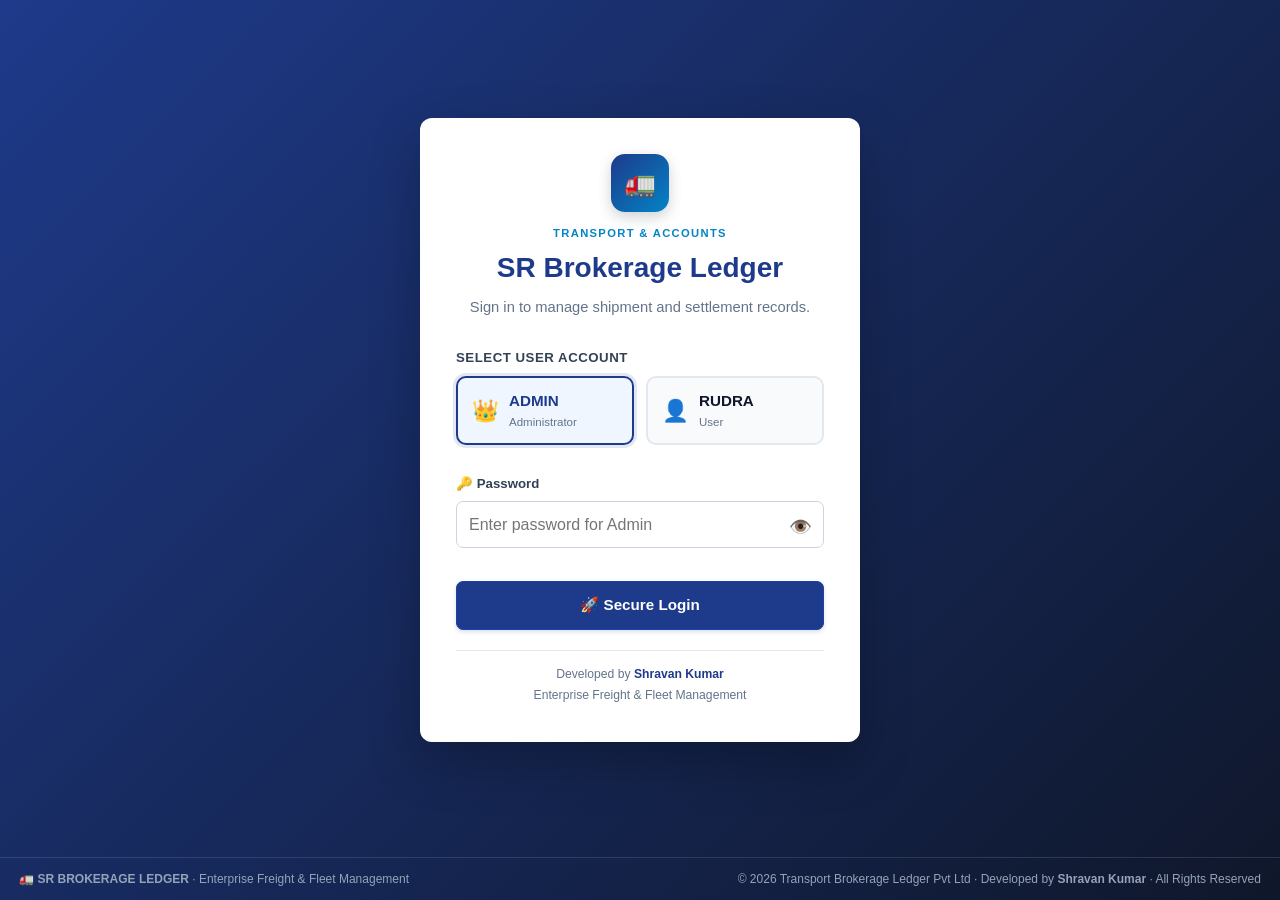
<file: index.html>
<!doctype html>
<html lang="en">
<head>
  <meta charset="utf-8">
  <meta name="viewport" content="width=device-width, initial-scale=1">
  <meta name="theme-color" content="#0f172a">
  <meta name="description" content="SR Brokerage Ledger shipment and financial tracking application">
  <title>SR Brokerage Ledger</title>
  <link rel="stylesheet" href="Broker-Ledger/css/styles.css?v=20261101-6">
  <script src="Broker-Ledger/libs/exceljs.min.js"></script>
  <script src="Broker-Ledger/libs/FileSaver.min.js"></script>
  <script src="Broker-Ledger/libs/xlsx.full.min.js"></script>
  <script defer src="Broker-Ledger/js/config.js"></script>
  <script defer src="Broker-Ledger/js/calculations.js"></script>
  <script defer src="Broker-Ledger/js/receipts.js?v=20261101-6"></script>
  <script defer src="Broker-Ledger/js/validation.js"></script>
  <script defer src="Broker-Ledger/js/api.js"></script>
  <script defer src="Broker-Ledger/js/app.js?v=20261101-12"></script>
</head>
<body>
  <noscript><p class="noscript">Broker Ledger requires JavaScript to run.</p></noscript>
  <section id="auth-view" class="auth-wrapper">
    <div class="auth-card">
      <header class="auth-header">
        <div class="brand-mark" aria-hidden="true">🚛</div>
        <p class="eyebrow">TRANSPORT &amp; ACCOUNTS</p>
        <h1>SR Brokerage Ledger</h1>
        <p>Sign in to manage shipment and settlement records.</p>
      </header>
      <div id="auth-message" class="notice notice-info" role="status" aria-live="polite" hidden></div>
      <form id="login-form" novalidate>
        <div class="user-switch-container">
          <label class="user-switch-label">SELECT USER ACCOUNT</label>
          <div class="user-switch-group">
            <button type="button" id="user-btn-admin" class="user-switch-card active" aria-label="Select Admin Account">
              <div class="user-switch-badge">👑</div>
              <div class="user-switch-info">
                <span class="user-switch-name">ADMIN</span>
                <span class="user-switch-role">Administrator</span>
              </div>
            </button>
            <button type="button" id="user-btn-rudra" class="user-switch-card" aria-label="Select Rudra Account">
              <div class="user-switch-badge">👤</div>
              <div class="user-switch-info">
                <span class="user-switch-name">RUDRA</span>
                <span class="user-switch-role">User</span>
              </div>
            </button>
          </div>
          <input type="hidden" id="login-username" name="username" value="Admin">
        </div>

        <div class="form-group" style="margin-bottom: 1.25rem;">
          <label for="login-password" class="login-password-label">🔑 Password</label>
          <div class="auth-password-control">
            <input id="login-password" name="password" type="password" autocomplete="current-password" placeholder="Enter password for Admin" required>
            <button id="toggle-password" type="button" aria-label="Show password" aria-pressed="false" title="Show/Hide Password">👁️</button>
          </div>
        </div>

        <button id="login-button" class="btn btn-primary btn-block" type="submit">🚀 Secure Login</button>
      </form>
      <div class="auth-developer-credit">Developed by <strong>Shravan Kumar</strong><br>Enterprise Freight &amp; Fleet Management</div>
    </div>
    <footer class="auth-footer">
      <span>🚛 <strong>SR BROKERAGE LEDGER</strong> · Enterprise Freight &amp; Fleet Management</span>
      <span>© 2026 Transport Brokerage Ledger Pvt Ltd · Developed by <strong>Shravan Kumar</strong> · All Rights Reserved</span>
    </footer>
  </section>

  <div id="app-shell" class="app-layout" hidden>
    <aside id="sidebar" class="app-sidebar">
      <div class="sidebar-header">
        <div class="sidebar-brand">
          <div class="brand-icon" aria-hidden="true">🚛</div>
          <div><h2>SR Brokerage Ledger</h2><span>Transport &amp; Accounts</span></div>
        </div>
        <button id="sidebar-close" class="sidebar-close-btn" type="button" aria-label="Close navigation">×</button>
      </div>
      <section class="sidebar-user-card" aria-label="Signed-in user">
        <div class="user-avatar" aria-hidden="true">👤</div>
        <div class="user-details"><strong id="user-name">User</strong><span id="user-role" class="user-role-badge">ROLE</span></div>
      </section>
      <div class="sidebar-status-row">
        <div class="status-indicator"><span id="cloud-dot" class="status-dot offline"></span><span id="cloud-status">Not connected</span></div>
        <button id="manual-sync-button" class="sidebar-sync-button" type="button" title="Sync database now">↻ Sync</button>
      </div>
      <nav class="sidebar-menu" aria-label="Main navigation">
        <button class="nav-tab active" type="button" data-view="dashboard"><span aria-hidden="true">▦</span> Dashboard</button>
        <button class="nav-tab" type="button" data-view="ledger"><span aria-hidden="true">▤</span> Shipment Ledger</button>
        <button class="nav-tab" type="button" data-view="sheet"><span aria-hidden="true">▥</span> Live Excel Sheet</button>
        <button class="nav-tab" type="button" data-view="import"><span aria-hidden="true">⇧</span> Excel Import &amp; Export</button>
        <button id="logout-button" class="sidebar-logout-btn" type="button"><span aria-hidden="true">↪</span> Log out</button>
      </nav>
    </aside>
    <button id="sidebar-scrim" class="sidebar-scrim" type="button" aria-label="Close navigation"></button>
    <main class="app-main-viewport">
      <header class="mobile-top-bar">
        <button id="sidebar-open" class="menu-button" type="button" aria-label="Open navigation">☰</button>
        <span class="mobile-top-icon" aria-hidden="true">🚛</span>
        <strong>SR Brokerage Ledger</strong>
        <span id="mobile-user-name"></span>
      </header>
      <div class="app-content">
        <div class="page-heading">
          <div><p class="eyebrow">BROKER LEDGER</p><h1 id="page-title">Dashboard</h1><p id="page-subtitle">Shipment activity and financial reconciliation</p></div>
          <button id="add-shipment-top" class="btn btn-primary" type="button">＋ Add Shipment</button>
        </div>
        <div id="toast" class="toast" role="status" aria-live="polite"></div>
        <section id="view-container" aria-live="polite"></section>
      </div>
      <footer class="app-footer">
        <span class="app-footer-brand">🚛 <strong>SR BROKERAGE LEDGER</strong> · Enterprise Freight &amp; Fleet Management</span>
        <span>© 2026 Transport Brokerage Ledger Pvt Ltd · Developed by <strong>Shravan Kumar</strong> · All Rights Reserved</span>
        <span id="footer-sync">Google Sheets is the authoritative data store</span>
      </footer>
    </main>
  </div>

  <dialog id="shipment-dialog" class="modal">
    <!-- Datalist Autocomplete Elements for Existing Records -->
    <datalist id="transport-suggestions"></datalist>
    <datalist id="truck-suggestions"></datalist>
    <datalist id="from-suggestions"></datalist>
    <datalist id="to-suggestions"></datalist>
    <datalist id="bank-suggestions"></datalist>
    <datalist id="account-suggestions"></datalist>
    <datalist id="ifsc-suggestions"></datalist>

    <form id="shipment-form" novalidate>
      <header class="modal-header">
        <div><p class="eyebrow">SHIPMENT RECORD</p><h2 id="shipment-dialog-title">Add Shipment</h2></div>
        <button id="close-dialog" class="icon-button" type="button" aria-label="Close form">×</button>
      </header>
      <div id="form-error" class="notice notice-error" role="alert" hidden></div>
      <section class="form-section" aria-labelledby="shipment-info-title">
        <div class="form-section-header">
          <h3 id="shipment-info-title" class="form-section-title"><span>📦 Shipment Information</span></h3>
          <button id="clear-shipment-info" class="btn btn-secondary btn-sm btn-clear-section" type="button" title="Clear shipment information only">Clear Shipment Info</button>
        </div>
        <div class="form-grid">
          <label class="form-field">
            <span class="field-label">Transport name <span class="required">*</span></span>
            <input name="transportName" list="transport-suggestions" maxlength="120" placeholder="Select or type transporter" required>
          </label>
          <label class="form-field">
            <span class="field-label">Shipment date <span class="required">*</span></span>
            <input name="date" type="date" required>
          </label>
          <label class="form-field">
            <span class="field-label">LR No <span class="required">*</span></span>
            <input name="lrNo" maxlength="60" placeholder="e.g. 207" required>
            <span id="lr-duplicate-warning" class="field-error" role="alert" hidden></span>
          </label>
          <label class="form-field">
            <span class="field-label">Truck No <span class="required">*</span></span>
            <input name="truckNo" list="truck-suggestions" maxlength="40" placeholder="e.g. AP39UD3564" style="text-transform: uppercase;" required>
          </label>
          <label class="form-field">
            <span class="field-label">From <span class="required">*</span></span>
            <input name="from" list="from-suggestions" maxlength="100" placeholder="Origin city" style="text-transform: uppercase;" required>
          </label>
          <label class="form-field">
            <span class="field-label">To <span class="required">*</span></span>
            <input name="to" list="to-suggestions" maxlength="100" placeholder="Destination city" style="text-transform: uppercase;" required>
          </label>
        </div>
      </section>
      <section class="form-section" aria-labelledby="payment-info-title">
        <div class="form-section-header">
          <h3 id="payment-info-title" class="form-section-title"><span>💰 Payment Details</span></h3>
          <button id="clear-payment-details" class="btn btn-secondary btn-sm btn-clear-section" type="button" title="Clear payment-related fields only">Clear Payment Details</button>
        </div>
        <div class="form-grid">
          <label class="form-field">
            <span class="field-label">ToPayStatus <span class="required">*</span></span>
            <select name="toPayStatus" required>
              <option value="" selected disabled>Choose a status</option>
              <option value="TOBILLED">TOBILLED</option>
              <option value="A/TO-PAY">A/TO-PAY</option>
              <option value="F/TO-PAY">F/TO-PAY</option>
            </select>
          </label>
          <label class="form-field">
            <span class="field-label">FRIGHT (₹) <span class="required">*</span></span>
            <input name="freight" inputmode="decimal" placeholder="e.g. 60,000" required>
          </label>
          <label class="form-field">
            <span class="field-label">T/M (₹)</span>
            <input name="tM" inputmode="decimal" placeholder="Optional">
          </label>
          <label class="form-field">
            <span class="field-label">Unloading Date</span>
            <input name="unloadingDate" type="date">
          </label>
          <label class="form-field">
            <span class="field-label">Extra Amount (₹)</span>
            <input name="extraAmount" inputmode="decimal" placeholder="Optional">
          </label>
          <label class="form-field">
            <span class="field-label">Payment Mamul / P/M (₹)</span>
            <input name="pM" inputmode="decimal" placeholder="Optional">
          </label>
          <label class="form-field">
            <span class="field-label">PM/PA Date</span>
            <input name="pmPaDate" type="date">
          </label>
          <label class="form-field form-span-2">
            <span class="field-label">COD / To-Pay (₹ or note)</span>
            <input name="codToPay" maxlength="80" placeholder="Amount or text placeholder" aria-describedby="cod-help">
            <small id="cod-help" class="field-help">For A/TO-PAY and F/TO-PAY this is calculated as FRIGHT − T/M − advances. TOBILLED notes are preserved.</small>
          </label>
        </div>

        <!-- Advance Payments: 3 Consistent Rows (Amount Left, Date Right) -->
        <div class="advance-payments-section">
          <div class="advance-section-heading">
            <div class="advance-heading-info">
              <h4 class="advance-title"><span>💳 Advance Payments</span></h4>
              <span class="advance-subtitle">Track up to 3 installments (Amount &amp; Given Date)</span>
            </div>
            <button id="clear-advance-payments" class="btn btn-secondary btn-sm btn-clear-section" type="button" title="Clear advance payments only">Clear Advance Payments</button>
          </div>
          <div class="advance-rows-wrap">
            <div class="advance-row-card">
              <div class="advance-row-header">
                <span class="advance-pill-badge">
                  <span class="advance-pill">1</span>
                  <strong class="advance-pill-label">Advance 1</strong>
                </span>
              </div>
              <div class="advance-row-inputs">
                <label class="form-field">
                  <span class="field-label">Advance Amount (₹)</span>
                  <input name="advance" inputmode="decimal" placeholder="Enter amount">
                </label>
                <label class="form-field">
                  <span class="field-label">1st Advance Given Date</span>
                  <input name="date1" type="date">
                </label>
              </div>
            </div>

            <div class="advance-row-card">
              <div class="advance-row-header">
                <span class="advance-pill-badge">
                  <span class="advance-pill">2</span>
                  <strong class="advance-pill-label">Advance 2</strong>
                </span>
              </div>
              <div class="advance-row-inputs">
                <label class="form-field">
                  <span class="field-label">Advance Amount (₹)</span>
                  <input name="advance2" inputmode="decimal" placeholder="Enter amount">
                </label>
                <label class="form-field">
                  <span class="field-label">2nd Advance Given Date</span>
                  <input name="date2" type="date">
                </label>
              </div>
            </div>

            <div class="advance-row-card">
              <div class="advance-row-header">
                <span class="advance-pill-badge">
                  <span class="advance-pill">3</span>
                  <strong class="advance-pill-label">Advance 3</strong>
                </span>
              </div>
              <div class="advance-row-inputs">
                <label class="form-field">
                  <span class="field-label">Advance Amount (₹)</span>
                  <input name="advance3" inputmode="decimal" placeholder="Enter amount">
                </label>
                <label class="form-field">
                  <span class="field-label">3rd Advance Given Date</span>
                  <input name="date3" type="date">
                </label>
              </div>
            </div>
          </div>
        </div>
      </section>
      <section class="form-section" aria-labelledby="bank-pod-title">
        <div class="form-section-header">
          <h3 id="bank-pod-title" class="form-section-title"><span>🏦 Bank &amp; POD Details</span></h3>
          <button id="clear-bank-pod-details" class="btn btn-secondary btn-sm btn-clear-section" type="button" title="Clear bank and POD details only">Clear Bank &amp; POD Details</button>
        </div>
        <div class="bank-pod-groups">
          <section class="details-subsection" aria-labelledby="bank-details-subtitle">
            <h4 id="bank-details-subtitle" class="details-subtitle">Bank details</h4>
            <div class="details-grid">
              <label class="form-field">
                <span class="field-label">Account No</span>
                <input name="accountNo" list="account-suggestions" maxlength="40" autocomplete="off" placeholder="Bank account number">
              </label>
              <label class="form-field">
                <span class="field-label">IFSC</span>
                <input name="ifscCode" list="ifsc-suggestions" maxlength="20" autocapitalize="characters" placeholder="e.g. SBIN0010659" style="text-transform: uppercase;">
              </label>
              <label class="form-field">
                <span class="field-label">Bank</span>
                <input name="bank" list="bank-suggestions" maxlength="100" placeholder="Bank name / payment mode">
              </label>
            </div>
          </section>
          <section class="details-subsection" aria-labelledby="pod-details-subtitle">
            <h4 id="pod-details-subtitle" class="details-subtitle">POD and balance details</h4>
            <div class="details-grid">
              <label class="form-field">
                <span class="field-label">POD received date</span>
                <input name="podReceivedDate" type="date">
              </label>
              <label class="form-field">
                <span class="field-label">Balance Date</span>
                <input name="balanceDate" type="date">
              </label>
              <input type="hidden" name="podAmountStatus">
              <div class="form-field">
                <span class="pod-payment-status"><small>Calculated payment status</small><strong id="pod-payment-status" aria-live="polite">Enter valid freight and payment amounts</strong></span>
              </div>
              <label class="form-field details-grid-span">
                <span class="field-label">Remarks</span>
                <input name="remarks" maxlength="500" placeholder="Optional notes">
              </label>
            </div>
          </section>
        </div>
      </section>
      <section class="form-section calculation-section" aria-labelledby="calculation-title">
        <div class="calculation-header-row">
          <h3 id="calculation-title" class="form-section-title"><span>📊 Live Calculation Summary</span></h3>
        </div>
        <div class="calculation-results">
          <label class="calculation-result calculation-result-billed">
            <span class="field-label">Pending Amount: Tobilled (₹)</span>
            <input name="pendingTobilled" readonly class="calculated-field" aria-live="polite">
          </label>
          <label class="calculation-result calculation-result-final">
            <span class="field-label">Pending Amount (₹)</span>
            <input name="pendingAmount" readonly class="calculated-field" aria-live="polite">
          </label>
        </div>
        <div class="receipt-summary-row">
          <div id="receipt-balance-summary" class="receipt-balance-cards" hidden></div>
          <button id="btn-record-receipt" class="btn btn-secondary btn-sm" type="button" hidden>＋ Record / Manage Payments</button>
          <small id="receipt-management-hint" class="receipt-management-hint" hidden>Payments use saved shipment amounts. Save your shipment edits first if you changed its payment amounts.</small>
        </div>
        <div class="calculation-hint">Pending Amount: Tobilled follows the workbook formula. TOBILLED payments received reduce the final Pending Amount; COD / To-Pay text notes are preserved.</div>
      </section>
      <footer class="modal-actions">
        <button id="clear-all-dialog" class="btn btn-secondary btn-clear-all" type="button" title="Clear all currently entered form fields">🗑️ Clear All</button>
        <button id="cancel-dialog" class="btn btn-secondary" type="button">Cancel</button>
        <button id="save-shipment" class="btn btn-primary" type="submit">Add &amp; Submit Shipment</button>
      </footer>
    </form>
  </dialog>

  <dialog id="receipt-dialog" class="modal">
    <form id="receipt-form" novalidate>
      <header class="modal-header">
        <div><p class="eyebrow">TOBILLED PAYMENT</p><h2 id="receipt-dialog-title">Record payment received</h2></div>
        <button id="close-receipt-dialog" class="icon-button" type="button" aria-label="Close payment form">×</button>
      </header>
      <p id="receipt-shipment-meta" class="toolbar-help"></p>
      <div id="receipt-error" class="notice notice-error" role="alert" hidden></div>
      <div id="receipt-balance" class="receipt-balance-cards"></div>
      <p id="receipt-entry-help" class="notice notice-info" role="status"></p>
      <section id="receipt-entry-section" class="form-section" aria-labelledby="receipt-entry-title">
        <h3 id="receipt-entry-title" class="form-section-title">Payment details</h3>
        <div class="form-grid">
          <label class="form-field">
            <span class="field-label">Amount received (₹) <span class="required">*</span></span>
            <input name="receivedAmount" inputmode="decimal" placeholder="Amount received" required>
          </label>
          <label class="form-field">
            <span class="field-label">Date received <span class="required">*</span></span>
            <input name="receivedDate" type="date" required>
          </label>
          <label class="form-field">
            <span class="field-label">Payment mode <span class="required">*</span></span>
            <select name="paymentMode" required>
              <option value="" selected disabled>Choose payment mode</option>
              <option value="Bank Transfer">Bank Transfer</option>
              <option value="Cash">Cash</option>
              <option value="UPI">UPI</option>
              <option value="Other">Other</option>
            </select>
          </label>
          <label class="form-field">
            <span class="field-label">Transaction reference (optional)</span>
            <input name="transactionReference" maxlength="120">
          </label>
        </div>
      </section>
      <section class="form-section" aria-labelledby="receipt-history-title">
        <h3 id="receipt-history-title" class="form-section-title">Received payment history</h3>
        <div id="receipt-history" class="table-wrap"></div>
      </section>
      <footer class="modal-actions">
        <button id="cancel-receipt-dialog" class="btn btn-secondary" type="button">Cancel</button>
        <button id="save-receipt" class="btn btn-primary" type="submit">Add Payment</button>
      </footer>
    </form>
  </dialog>

</body>
</html>
</file>
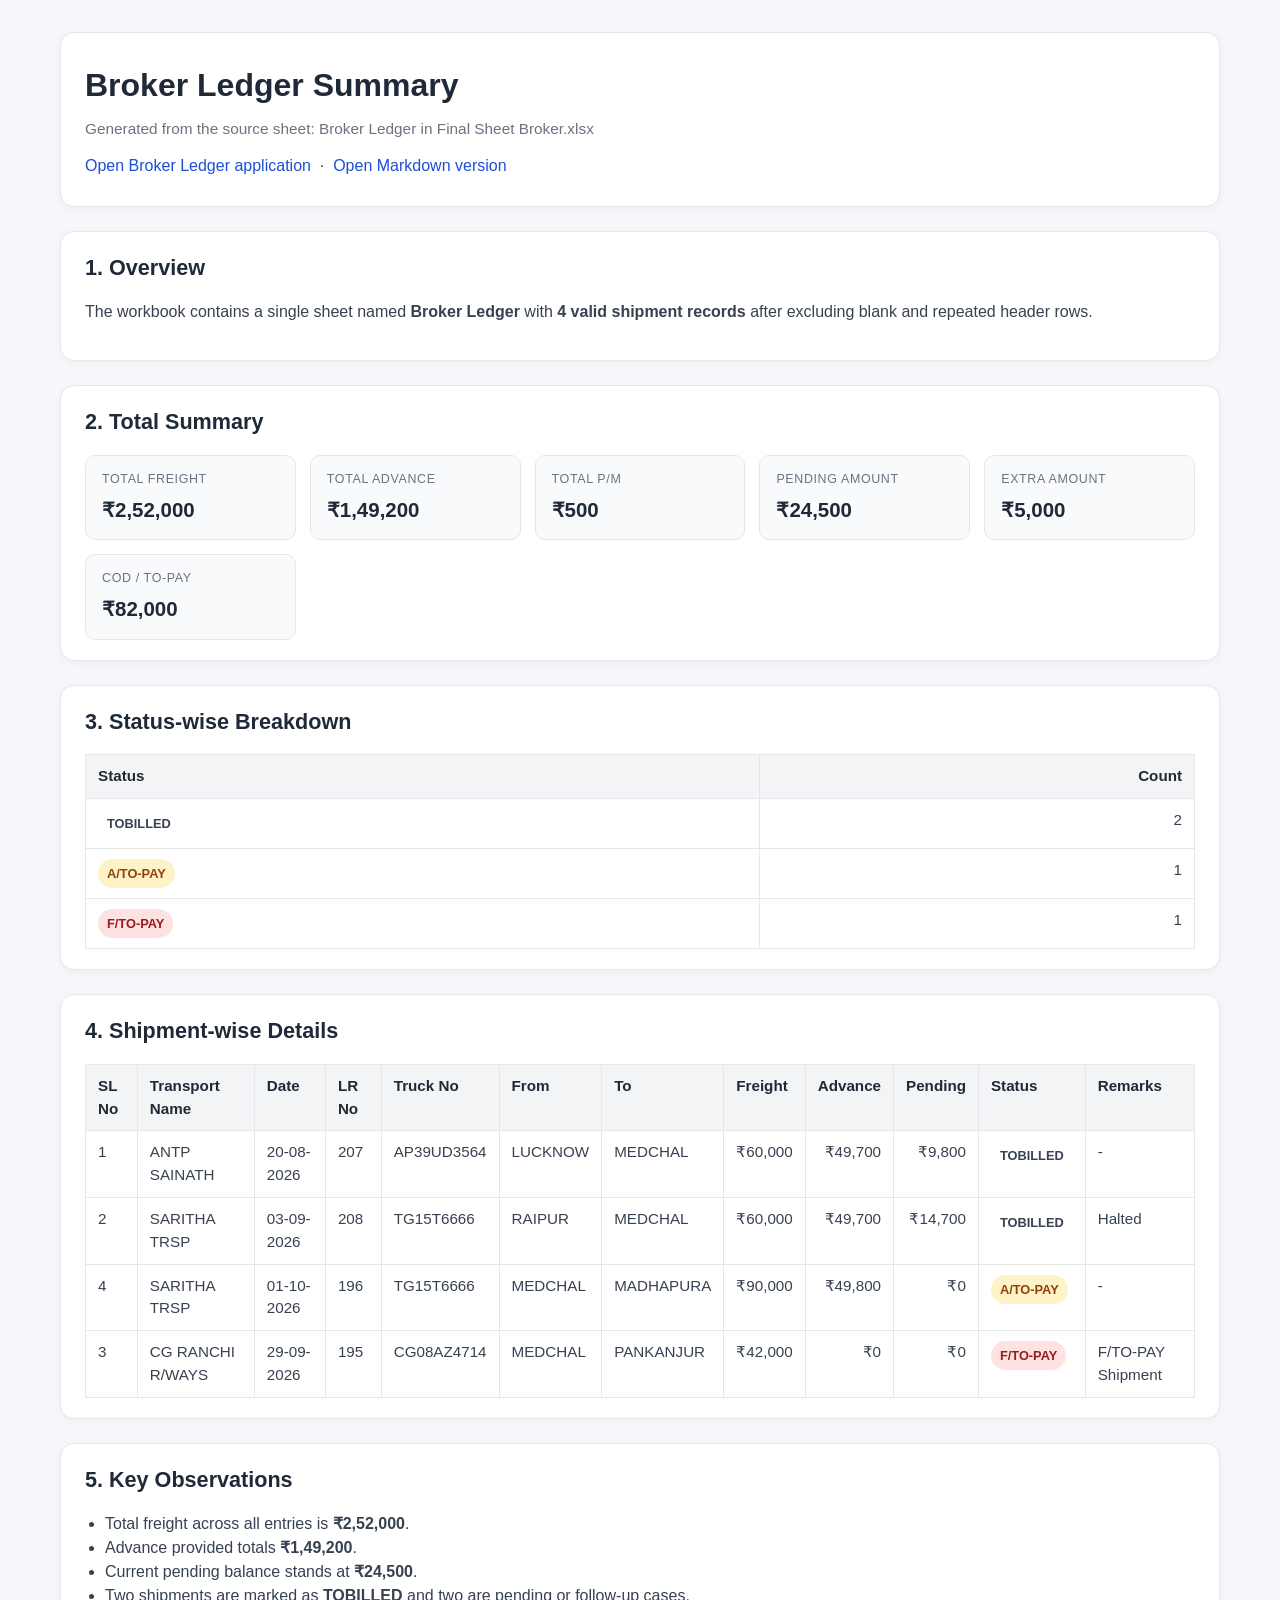
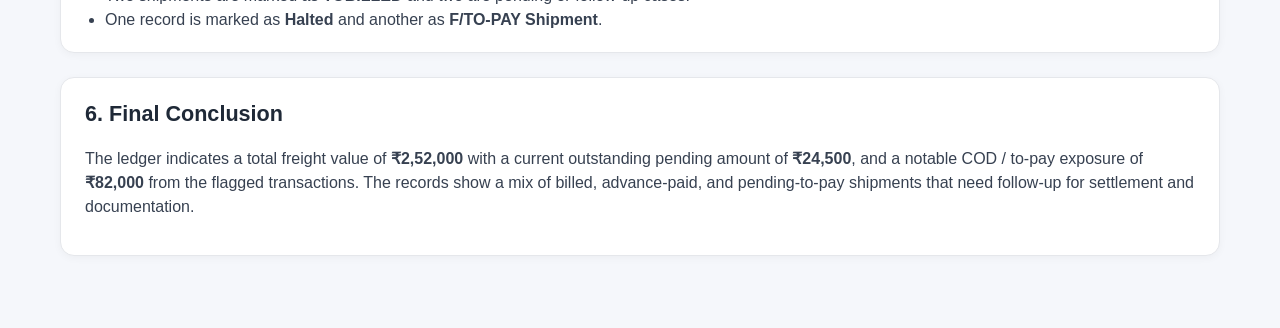
<file: reports/summary.html>
<!DOCTYPE html>
<html lang="en">
<head>
  <meta charset="UTF-8" />
  <meta name="viewport" content="width=device-width, initial-scale=1.0" />
  <title>Broker Ledger Summary</title>
  <style>
    :root {
      --bg: #f5f7fb;
      --card: #ffffff;
      --heading: #1f2937;
      --text: #374151;
      --muted: #6b7280;
      --line: #e5e7eb;
      --primary: #1d4ed8;
      --primary-soft: #dbeafe;
      --success: #166534;
      --warning: #92400e;
      --danger: #991b1b;
    }

    * { box-sizing: border-box; }

    body {
      margin: 0;
      font-family: Arial, Helvetica, sans-serif;
      background: var(--bg);
      color: var(--text);
      line-height: 1.5;
    }

    .container {
      max-width: 1200px;
      margin: 32px auto;
      padding: 0 20px 40px;
    }

    .header {
      background: var(--card);
      border: 1px solid var(--line);
      border-radius: 14px;
      padding: 28px 24px;
      box-shadow: 0 2px 8px rgba(0,0,0,0.04);
    }

    h1 {
      margin: 0 0 8px;
      font-size: 2rem;
      color: var(--heading);
    }

    .subtext {
      margin: 0;
      color: var(--muted);
      font-size: 0.96rem;
    }

    .section {
      margin-top: 24px;
      background: var(--card);
      border: 1px solid var(--line);
      border-radius: 14px;
      padding: 20px 24px;
      box-shadow: 0 2px 8px rgba(0,0,0,0.04);
    }

    h2 {
      margin: 0 0 16px;
      font-size: 1.35rem;
      color: var(--heading);
    }

    .stats {
      display: grid;
      grid-template-columns: repeat(auto-fit, minmax(180px, 1fr));
      gap: 14px;
      margin-top: 12px;
    }

    .stat-box {
      background: #f9fafb;
      border: 1px solid var(--line);
      border-radius: 10px;
      padding: 14px 16px;
    }

    .label {
      font-size: 0.78rem;
      text-transform: uppercase;
      letter-spacing: 0.05em;
      color: var(--muted);
      margin-bottom: 6px;
      display: block;
    }

    .value {
      font-size: 1.28rem;
      font-weight: 700;
      color: var(--heading);
    }

    table {
      width: 100%;
      border-collapse: collapse;
      margin-top: 12px;
      font-size: 0.95rem;
    }

    th, td {
      border: 1px solid var(--line);
      padding: 10px 12px;
      text-align: left;
      vertical-align: top;
    }

    th {
      background: #f3f4f6;
      color: var(--heading);
      font-weight: 700;
    }

    .right {
      text-align: right;
    }

    .pill {
      display: inline-block;
      padding: 4px 8px;
      border-radius: 999px;
      font-size: 0.8rem;
      font-weight: 600;
      border: 1px solid transparent;
    }

    .tobilled { background: var(--primary-soft); color: var(--primary); }
    .atopay { background: #fef3c7; color: var(--warning); }
    .ftopay { background: #fee2e2; color: var(--danger); }

    ul {
      margin: 0;
      padding-left: 20px;
    }

    .link-row {
      margin-top: 14px;
    }

    a {
      color: var(--primary);
      text-decoration: none;
    }

    a:hover {
      text-decoration: underline;
    }

    @media (max-width: 768px) {
      .container { padding: 0 12px 30px; }
      .header, .section { padding: 16px 14px; }
      th, td { padding: 8px 10px; }
    }
  </style>
</head>
<body>
  <div class="container">
    <div class="header">
      <h1>Broker Ledger Summary</h1>
      <p class="subtext">Generated from the source sheet: Broker Ledger in Final Sheet Broker.xlsx</p>
      <div class="link-row">
        <a href="../index.html">Open Broker Ledger application</a>
        &nbsp;·&nbsp;
        <a href="../Broker_Ledger_Summary.md">Open Markdown version</a>
      </div>
    </div>

    <div class="section">
      <h2>1. Overview</h2>
      <p>The workbook contains a single sheet named <strong>Broker Ledger</strong> with <strong>4 valid shipment records</strong> after excluding blank and repeated header rows.</p>
    </div>

    <div class="section">
      <h2>2. Total Summary</h2>
      <div class="stats">
        <div class="stat-box">
          <span class="label">Total Freight</span>
          <div class="value">₹2,52,000</div>
        </div>
        <div class="stat-box">
          <span class="label">Total Advance</span>
          <div class="value">₹1,49,200</div>
        </div>
        <div class="stat-box">
          <span class="label">Total P/M</span>
          <div class="value">₹500</div>
        </div>
        <div class="stat-box">
          <span class="label">Pending Amount</span>
          <div class="value">₹24,500</div>
        </div>
        <div class="stat-box">
          <span class="label">Extra Amount</span>
          <div class="value">₹5,000</div>
        </div>
        <div class="stat-box">
          <span class="label">COD / To-Pay</span>
          <div class="value">₹82,000</div>
        </div>
      </div>
    </div>

    <div class="section">
      <h2>3. Status-wise Breakdown</h2>
      <table>
        <thead>
          <tr>
            <th>Status</th>
            <th class="right">Count</th>
          </tr>
        </thead>
        <tbody>
          <tr>
            <td><span class="pill to-billed">TOBILLED</span></td>
            <td class="right">2</td>
          </tr>
          <tr>
            <td><span class="pill atopay">A/TO-PAY</span></td>
            <td class="right">1</td>
          </tr>
          <tr>
            <td><span class="pill ftopay">F/TO-PAY</span></td>
            <td class="right">1</td>
          </tr>
        </tbody>
      </table>
    </div>

    <div class="section">
      <h2>4. Shipment-wise Details</h2>
      <table>
        <thead>
          <tr>
            <th>SL No</th>
            <th>Transport Name</th>
            <th>Date</th>
            <th>LR No</th>
            <th>Truck No</th>
            <th>From</th>
            <th>To</th>
            <th>Freight</th>
            <th>Advance</th>
            <th>Pending</th>
            <th>Status</th>
            <th>Remarks</th>
          </tr>
        </thead>
        <tbody>
          <tr>
            <td>1</td>
            <td>ANTP SAINATH</td>
            <td>20-08-2026</td>
            <td>207</td>
            <td>AP39UD3564</td>
            <td>LUCKNOW</td>
            <td>MEDCHAL</td>
            <td class="right">₹60,000</td>
            <td class="right">₹49,700</td>
            <td class="right">₹9,800</td>
            <td><span class="pill to-billed">TOBILLED</span></td>
            <td>-</td>
          </tr>
          <tr>
            <td>2</td>
            <td>SARITHA TRSP</td>
            <td>03-09-2026</td>
            <td>208</td>
            <td>TG15T6666</td>
            <td>RAIPUR</td>
            <td>MEDCHAL</td>
            <td class="right">₹60,000</td>
            <td class="right">₹49,700</td>
            <td class="right">₹14,700</td>
            <td><span class="pill to-billed">TOBILLED</span></td>
            <td>Halted</td>
          </tr>
          <tr>
            <td>4</td>
            <td>SARITHA TRSP</td>
            <td>01-10-2026</td>
            <td>196</td>
            <td>TG15T6666</td>
            <td>MEDCHAL</td>
            <td>MADHAPURA</td>
            <td class="right">₹90,000</td>
            <td class="right">₹49,800</td>
            <td class="right">₹0</td>
            <td><span class="pill atopay">A/TO-PAY</span></td>
            <td>-</td>
          </tr>
          <tr>
            <td>3</td>
            <td>CG RANCHI R/WAYS</td>
            <td>29-09-2026</td>
            <td>195</td>
            <td>CG08AZ4714</td>
            <td>MEDCHAL</td>
            <td>PANKANJUR</td>
            <td class="right">₹42,000</td>
            <td class="right">₹0</td>
            <td class="right">₹0</td>
            <td><span class="pill ftopay">F/TO-PAY</span></td>
            <td>F/TO-PAY Shipment</td>
          </tr>
        </tbody>
      </table>
    </div>

    <div class="section">
      <h2>5. Key Observations</h2>
      <ul>
        <li>Total freight across all entries is <strong>₹2,52,000</strong>.</li>
        <li>Advance provided totals <strong>₹1,49,200</strong>.</li>
        <li>Current pending balance stands at <strong>₹24,500</strong>.</li>
        <li>Two shipments are marked as <strong>TOBILLED</strong> and two are pending or follow-up cases.</li>
        <li>One record is marked as <strong>Halted</strong> and another as <strong>F/TO-PAY Shipment</strong>.</li>
      </ul>
    </div>

    <div class="section">
      <h2>6. Final Conclusion</h2>
      <p>The ledger indicates a total freight value of <strong>₹2,52,000</strong> with a current outstanding pending amount of <strong>₹24,500</strong>, and a notable COD / to-pay exposure of <strong>₹82,000</strong> from the flagged transactions. The records show a mix of billed, advance-paid, and pending-to-pay shipments that need follow-up for settlement and documentation.</p>
    </div>
  </div>
</body>
</html>
</file>
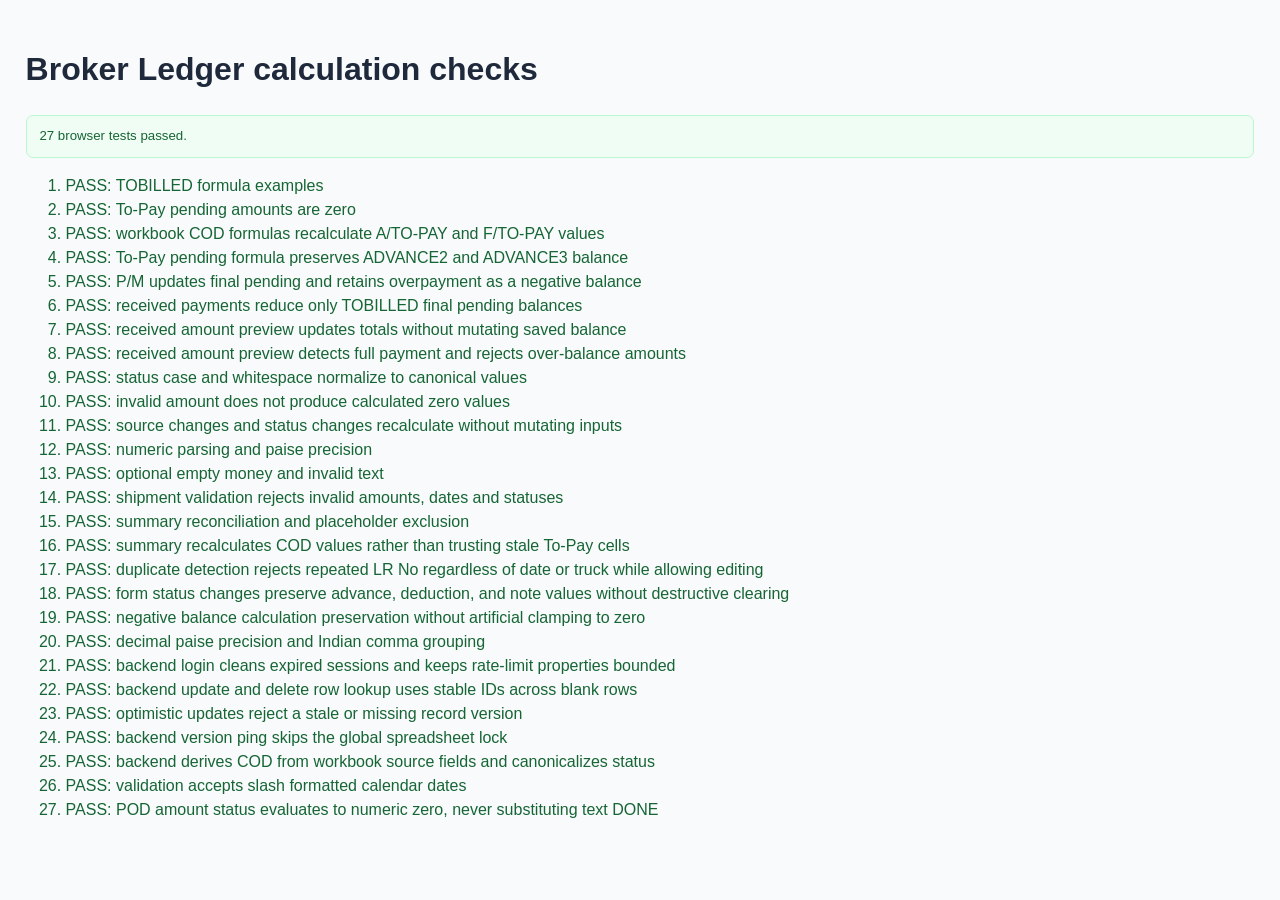
<file: Broker-Ledger/tests/browser-runner.html>
<!doctype html>
<html lang="en">
<head>
  <meta charset="utf-8">
  <meta name="viewport" content="width=device-width, initial-scale=1">
  <title>Broker Ledger Browser Tests</title>
  <link rel="stylesheet" href="../css/styles.css">
  <script defer src="../js/calculations.js"></script>
  <script defer src="../js/receipts.js"></script>
  <script defer src="../js/validation.js"></script>
  <script defer src="browser-runner.js"></script>
</head>
<body>
  <main class="app-content">
    <h1>Broker Ledger calculation checks</h1>
    <p id="result" class="notice notice-info" role="status">Running tests…</p>
    <ol id="test-results"></ol>
  </main>
</body>
</html>
</file>
<file: Broker-Ledger/css/styles.css>
:root {
  color-scheme: light;
  --primary: #1e3a8a;
  --primary-hover: #1d4ed8;
  --primary-light: #eff6ff;
  --navy: #0f172a;
  --accent: #0284c7;
  --success: #16a34a;
  --warning: #d97706;
  --danger: #dc2626;
  --bg: #f8fafc;
  --card: #fff;
  --border: #e2e8f0;
  --text: #1e293b;
  --muted: #64748b;
  --shadow: 0 4px 12px rgb(15 23 42 / 7%);
  font-family: -apple-system, BlinkMacSystemFont, "Segoe UI", Roboto, Arial, sans-serif;
}

* { box-sizing: border-box; }
body { margin: 0; background: var(--bg); color: var(--text); line-height: 1.5; min-width: 320px; }
button, input, select { font: inherit; touch-action: manipulation; -webkit-tap-highlight-color: transparent; }
button { cursor: pointer; }
[hidden] { display: none !important; }
button:focus-visible, input:focus-visible, select:focus-visible { outline: 3px solid #38bdf8; outline-offset: 2px; }
button:active:not(:disabled), .btn:active:not(:disabled), .nav-tab:active, .user-switch-card:active, .sidebar-logout-btn:active, .icon-button:active {
  transform: scale(0.97) !important;
  transition: transform .03s ease !important;
}

.auth-wrapper { min-height: 100vh; display: grid; place-items: center; padding: 2rem 1rem 5rem; position: relative; background: linear-gradient(135deg, #1e3a8a, #0f172a); }
.auth-card { width: min(100%, 440px); background: var(--card); padding: 2.25rem; border-radius: 14px; box-shadow: 0 20px 50px rgb(0 0 0 / 25%); }
.auth-header { text-align: center; margin-bottom: 1.5rem; }
.brand-mark { width: 52px; height: 52px; margin: 0 auto .8rem; display: grid; place-items: center; border-radius: 13px; color: white; font-size: 1.6rem; font-weight: 800; background: linear-gradient(135deg, var(--primary), var(--accent)); }
.auth-header h1 { margin: .15rem 0 .4rem; color: var(--primary); font-size: 1.75rem; }
.auth-header p:last-child { color: var(--muted); margin: 0; font-size: .92rem; }
.eyebrow { color: var(--accent); font-weight: 800; font-size: .7rem; letter-spacing: .12em; margin: 0 0 .35rem; }
#login-form { display: grid; gap: .55rem; }
#login-form label, .form-grid label { font-size: .83rem; font-weight: 650; color: #334155; }
#login-form input, .form-grid input, .form-grid select, .toolbar input, .toolbar select { width: 100%; min-width: 0; padding: .65rem .75rem; border: 1px solid #cbd5e1; border-radius: 7px; color: var(--text); background: white; }
#login-form input { margin-bottom: .5rem; }
.user-switch-container { margin-bottom: 1.15rem; }
.user-switch-label {
  display: block;
  font-size: .8rem;
  font-weight: 700;
  color: #64748b;
  text-transform: uppercase;
  letter-spacing: .5px;
  margin-bottom: .55rem;
}
.user-switch-group {
  display: grid;
  grid-template-columns: 1fr 1fr;
  gap: .75rem;
}
.user-switch-card {
  display: flex;
  align-items: center;
  gap: .65rem;
  padding: .75rem .85rem;
  border-radius: 10px;
  border: 2px solid #e2e8f0;
  background: #f8fafc;
  cursor: pointer;
  transition: border-color .08s ease, background-color .08s ease, box-shadow .08s ease;
  text-align: left;
}
.user-switch-card:hover {
  background: #f1f5f9;
  border-color: #cbd5e1;
}
.user-switch-card.active {
  background: #eff6ff;
  border-color: var(--primary);
  box-shadow: 0 0 0 3px rgb(30 58 138 / 12%);
}
.user-switch-badge {
  font-size: 1.35rem;
  line-height: 1;
}
.user-switch-info {
  display: flex;
  flex-direction: column;
}
.user-switch-name {
  font-size: .95rem;
  font-weight: 700;
  color: #0f172a;
}
.user-switch-card.active .user-switch-name {
  color: var(--primary);
}
.user-switch-role {
  font-size: .72rem;
  color: #64748b;
  font-weight: 500;
  margin-top: 1px;
}
.login-password-label {
  display: flex;
  align-items: center;
  gap: .35rem;
  font-size: .88rem;
  font-weight: 650;
  color: #1e293b;
  margin-bottom: .45rem;
  margin-top: .25rem;
}
.notice:empty { display: none !important; }
.auth-footnote { margin: 1rem 0 0; text-align: center; color: var(--muted); font-size: .76rem; }
.auth-footer { position: absolute; bottom: 0; width: 100%; padding: .75rem 1.2rem; display: flex; justify-content: space-between; gap: 1rem; color: #cbd5e1; border-top: 1px solid rgb(255 255 255 / 12%); font-size: .75rem; }
.auth-footer span { color: #94a3b8; }
.notice { border-radius: 7px; padding: .65rem .8rem; font-size: .83rem; margin-bottom: 1rem; }
.notice-info { color: #1e40af; background: #eff6ff; border: 1px solid #bfdbfe; }
.notice-error { color: #991b1b; background: #fef2f2; border: 1px solid #fecaca; }
.notice-success { color: #166534; background: #f0fdf4; border: 1px solid #bbf7d0; }
.noscript { padding: 1rem; color: #991b1b; background: #fee2e2; }

.app-layout { min-height: 100vh; display: flex; }
.app-sidebar { width: 264px; min-width: 264px; height: 100vh; position: sticky; top: 0; display: flex; flex-direction: column; overflow: hidden; color: #f8fafc; background: var(--navy); border-right: 1px solid #1e293b; z-index: 20; }
.sidebar-header { padding: 1.15rem; display: flex; justify-content: space-between; align-items: center; border-bottom: 1px solid rgb(255 255 255 / 8%); }
.sidebar-brand { display: flex; align-items: center; gap: .75rem; }
.brand-icon { display: grid; place-items: center; width: 42px; height: 42px; border-radius: 10px; font-size: 1.2rem; font-weight: 800; background: #1e3a8a; border: 1px solid #475569; }
.sidebar-brand h2 { margin: 0; color: white; font-size: 1rem; }
.sidebar-brand span { color: #94a3b8; font-size: .68rem; text-transform: uppercase; letter-spacing: .06em; }
.sidebar-close-btn { display: none; color: white; border: 0; background: transparent; font-size: 1.5rem; }
.sidebar-user-card { display: flex; align-items: center; gap: .7rem; margin: 1rem; padding: .75rem; border: 1px solid rgb(255 255 255 / 10%); border-radius: 10px; background: rgb(255 255 255 / 4%); }
.user-avatar { display: grid; place-items: center; color: #7dd3fc; background: #164e63; width: 35px; height: 35px; border-radius: 50%; }
.user-details { display: grid; gap: .12rem; min-width: 0; }
.user-details strong { overflow: hidden; text-overflow: ellipsis; white-space: nowrap; color: white; font-size: .87rem; }
.user-details span { color: #93c5fd; font-size: .67rem; text-transform: uppercase; font-weight: 800; }
.sidebar-menu { padding: 0 .75rem; display: grid; gap: .35rem; align-content: start; flex: 1; overflow-y: auto; }
.nav-tab { padding: .75rem .85rem; display: flex; gap: .7rem; align-items: center; text-align: left; color: #cbd5e1; background: transparent; border: 1px solid transparent; border-radius: 8px; font-size: .9rem; }
.nav-tab > span { width: 1.25rem; text-align: center; font-size: 1.15rem; }
.nav-tab:hover { color: white; background: rgb(255 255 255 / 8%); }
.nav-tab.active { color: white; background: linear-gradient(135deg, #1e3a8a, #0284c7); border-color: rgb(125 211 252 / 35%); box-shadow: 0 4px 12px rgb(2 132 199 / 25%); }
.sidebar-footer { padding: .9rem; display: grid; gap: .65rem; border-top: 1px solid rgb(255 255 255 / 9%); }
.app-sidebar > .sidebar-status-row { margin: .25rem 1rem 0; }
.status-indicator { display: flex; gap: .5rem; align-items: center; color: #cbd5e1; font-size: .78rem; }
.status-dot { flex: 0 0 8px; height: 8px; border-radius: 50%; background: #64748b; }
.status-dot.online { background: #22c55e; box-shadow: 0 0 0 3px rgb(34 197 94 / 20%); }
.status-dot.offline { background: #ef4444; }
.sidebar-logout-btn { color: white; background: #dc2626; border: 1px solid #b91c1c; border-radius: 6px; padding: .58rem; font-weight: 650; }
.sidebar-logout-btn:hover { background: #b91c1c; }
.sidebar-scrim { display: none; }
.app-main-viewport { display: flex; flex: 1; flex-direction: column; min-width: 0; min-height: 100vh; }
.mobile-top-bar { display: none; }
.app-content { flex: 1; width: min(100%, 1600px); margin: 0 auto; padding: 1.5rem 1.6rem 2rem; }
.page-heading { display: flex; justify-content: space-between; align-items: center; gap: 1rem; margin-bottom: 1.25rem; }
.page-heading h1 { margin: 0; color: var(--navy); font-size: clamp(1.45rem, 3vw, 1.9rem); }
.page-heading p:last-child { margin: .15rem 0 0; color: var(--muted); font-size: .88rem; }
.app-footer { display: flex; justify-content: space-between; align-items: center; gap: 1rem; flex-wrap: wrap; padding: .65rem 1.5rem; background: var(--navy); color: #94a3b8; font-size: .72rem; }
.app-footer strong { color: #e2e8f0; }

.btn { display: inline-flex; align-items: center; justify-content: center; gap: .4rem; padding: .63rem .9rem; border: 1px solid transparent; border-radius: 7px; font-size: .86rem; font-weight: 650; text-decoration: none; }
.btn:disabled { cursor: wait; opacity: .6; }
.btn-primary { color: white; background: var(--primary); border-color: #1e40af; box-shadow: 0 2px 4px rgb(30 58 138 / 16%); }
.btn-primary:hover:not(:disabled) { background: var(--primary-hover); }
.btn-secondary { color: #334155; background: white; border-color: #cbd5e1; }
.btn-secondary:hover { background: #f1f5f9; }
.btn-danger { color: white; background: var(--danger); }
.btn-sm { padding: .35rem .5rem; font-size: .76rem; }
.btn-block { width: 100%; padding: .76rem; font-size: .95rem; }
.icon-button { border: 0; background: transparent; font-size: 1.55rem; color: var(--muted); }

.panel, .metric-card, .section-card { background: var(--card); border: 1px solid var(--border); border-radius: 10px; box-shadow: var(--shadow); }
.panel { padding: 1rem; margin-bottom: 1rem; }
.metrics-grid { display: grid; grid-template-columns: repeat(auto-fit, minmax(175px, 1fr)); gap: .85rem; margin-bottom: 1rem; }
.metric-card { padding: 1rem; border-left: 4px solid var(--accent); }
.metric-card .metric-label { display: block; color: var(--muted); font-size: .74rem; text-transform: uppercase; letter-spacing: .04em; font-weight: 750; }
.metric-card .metric-value { display: block; color: var(--navy); font-size: 1.35rem; font-weight: 800; margin-top: .35rem; }
.metric-card .metric-note { color: var(--muted); font-size: .74rem; }
.section-title { margin: 0 0 .8rem; color: var(--navy); font-size: 1.05rem; }
.status-grid { display: grid; grid-template-columns: repeat(3, 1fr); gap: .8rem; }
.status-card { padding: .8rem; border-radius: 8px; background: #f8fafc; border: 1px solid var(--border); }
.status-card strong { display: block; font-size: .92rem; }
.status-card span { font-size: .77rem; color: var(--muted); }

.toolbar { display: flex; align-items: end; justify-content: space-between; gap: .65rem; flex-wrap: wrap; }
.toolbar-group { display: flex; align-items: end; gap: .65rem; flex: 1; flex-wrap: wrap; }
.filter-control { min-width: 150px; flex: 1; }
.filter-control.search-control { min-width: min(260px, 100%); }
.filter-control label { display: block; font-size: .73rem; font-weight: 700; color: var(--muted); margin: 0 0 .25rem; }
.view-actions { display: flex; gap: .5rem; flex-wrap: wrap; }
.table-wrap, .sheet-wrap { overflow: auto; width: 100%; border: 1px solid #cbd5e1; border-radius: 8px; background: white; }
.ledger-table, .sheet-table { width: max-content; min-width: 100%; border-collapse: separate; border-spacing: 0; color: #111827; font-size: .78rem; }
.ledger-table th, .ledger-table td, .sheet-table th, .sheet-table td { border-right: 1px solid #d5dce5; border-bottom: 1px solid #d5dce5; padding: .5rem .55rem; text-align: left; white-space: nowrap; }
.ledger-table th, .sheet-table th { position: sticky; top: 0; z-index: 2; color: white; background: var(--primary); font-size: .72rem; }
.sort-button { border: 0; padding: 0; color: inherit; background: transparent; font: inherit; text-align: inherit; cursor: pointer; }
.sort-button:focus-visible { outline: 2px solid #facc15; outline-offset: 2px; }
.ledger-table th.calculated, .sheet-table th.calculated { background: #047857; }
.ledger-table th.status-head, .sheet-table th.status-head { background: #0f766e; }
.ledger-table th.numeric, .ledger-table td.numeric, .sheet-table td.numeric { text-align: right; font-variant-numeric: tabular-nums; }
.ledger-table tbody tr:nth-child(even), .sheet-table tbody tr:nth-child(even) { background: #f8fafc; }
.ledger-table tbody tr:hover, .sheet-table tbody tr:hover { background: #eff6ff; }
.ledger-table td.row-action-cell { min-width: 82px; padding: .4rem; text-align: center; }
.ledger-table td.row-action-cell .btn { min-width: 68px; white-space: nowrap; }
.ledger-table td.calculated, .sheet-table td.calculated { color: #065f46; background: #ecfdf5; font-weight: 700; text-align: right; }
.ledger-table tfoot td, .sheet-table tfoot td { position: sticky; bottom: 0; z-index: 1; background: #e2e8f0; font-weight: 800; border-top: 2px solid #334155; }
.status-badge { display: inline-flex; align-items: center; border-radius: 999px; padding: .2rem .48rem; background: #dbeafe; color: #1e40af; font-weight: 750; font-size: .68rem; }
.status-badge.atopay { background: #fef3c7; color: #92400e; }
.status-badge.ftopay { background: #fee2e2; color: #991b1b; }
.empty-state { text-align: center; padding: 2.3rem 1rem; color: var(--muted); }
.table-meta { display: flex; align-items: center; justify-content: space-between; gap: .7rem; flex-wrap: wrap; color: var(--muted); font-size: .78rem; margin: .65rem 0; }
.toolbar-help { color: var(--muted); font-size: .76rem; }
.zoom-controls { display: flex; align-items: center; gap: .35rem; }
.zoom-controls select { width: auto; }
.sheet-wrap.fullscreen { position: fixed; inset: .6rem; z-index: 100; width: auto; height: auto; border: 2px solid var(--primary); box-shadow: 0 10px 40px rgb(0 0 0 / 35%); }
.sheet-wrap.fullscreen .sheet-table { zoom: var(--sheet-zoom, 1); }
.sheet-table { font-family: Calibri, Aptos, Arial, sans-serif; font-size: .79rem; }
.sheet-table th { background: #002060; text-align: center; }
.sheet-table th:nth-child(17), .sheet-table th:nth-child(18), .sheet-table th:nth-child(19) { background: #c00000; }
.sheet-table th.calculated { background: #bf9000; }
.sheet-table .total-label { font-weight: 800; }
.summary-strip { display: flex; align-items: center; justify-content: space-between; flex-wrap: wrap; gap: .75rem; padding: .7rem .85rem; background: #eff6ff; border: 1px solid #bfdbfe; border-radius: 7px; color: #1e3a8a; font-size: .82rem; }
.summary-strip strong { color: var(--navy); }

.import-drop { display: grid; gap: .7rem; padding: 1.2rem; border: 2px dashed #94a3b8; border-radius: 9px; background: #f8fafc; }
.import-drop input[type=file] { max-width: 100%; }
.import-preview { max-height: 360px; overflow: auto; margin-top: 1rem; }
.preview-count { font-weight: 750; margin: .8rem 0; }
.calculation-hint { color: var(--muted); background: #f8fafc; border-left: 3px solid var(--accent); padding: .55rem .7rem; font-size: .76rem; margin-top: .8rem; }
.receipt-summary-row { display: flex; align-items: stretch; justify-content: space-between; gap: .75rem; flex-wrap: wrap; margin-top: .8rem; }
.receipt-balance-cards { display: grid; grid-template-columns: repeat(3, minmax(0, 1fr)); gap: .65rem; flex: 1 1 25rem; }
.receipt-balance-cards.compact { grid-template-columns: repeat(2, minmax(0, 1fr)); }
.receipt-balance-card { display: grid; gap: .25rem; min-width: 0; padding: .7rem .8rem; border: 1px solid #bfdbfe; border-radius: 9px; background: #eff6ff; }
.receipt-balance-card small { color: #475569; font-size: .72rem; font-weight: 700; }
.receipt-balance-card strong { color: #1e3a8a; font-size: .98rem; font-variant-numeric: tabular-nums; }
.receipt-balance-card.remaining { border-color: #bbf7d0; background: #f0fdf4; }
.receipt-balance-card.remaining strong { color: #166534; }
.receipt-summary-row .btn { flex: 0 0 auto; }
.receipt-management-hint { flex: 1 1 100%; color: var(--muted); font-size: .75rem; }
.payment-status-badge { display: inline-flex; align-items: center; padding: .2rem .55rem; border-radius: 999px; font-size: .75rem; font-weight: 750; white-space: nowrap; }
.payment-status-badge.done { color: #166534; background: #dcfce7; }
.payment-status-badge.pending { color: #9a3412; background: #ffedd5; }
.payment-status-badge.credit { color: #6b21a8; background: #f3e8ff; }
.pod-payment-status { display: grid; gap: .2rem; padding: .55rem .65rem; border: 1px solid #bfdbfe; border-radius: 8px; background: #eff6ff; }
.pod-payment-status small { color: #475569; font-size: .72rem; font-weight: 700; }
.pod-payment-status strong { color: #1e3a8a; font-size: .82rem; }
.details-grid .field-help { color: var(--muted); font-size: .72rem; line-height: 1.4; }
#receipt-balance { margin: .5rem 1rem 1rem; }
.modal {
  width: min(940px, calc(100vw - 1.5rem));
  max-height: min(92vh, 900px);
  padding: 0;
  border: 1px solid rgba(226, 232, 240, 0.8);
  border-radius: 14px;
  box-shadow: 0 25px 60px -15px rgba(15, 23, 42, 0.4), 0 0 0 1px rgba(15, 23, 42, 0.05);
  background: #ffffff;
}
.modal::backdrop {
  background: rgba(15, 23, 42, 0.7);
  backdrop-filter: blur(4px);
}
.modal form {
  max-height: min(92vh, 900px);
  overflow-y: auto;
  padding: 1.35rem 1.6rem 1.25rem;
  background: #f8fafc;
}
.modal-header {
  display: flex;
  align-items: center;
  justify-content: space-between;
  padding-bottom: 0.85rem;
  margin-bottom: 0.95rem;
  border-bottom: 1.5px solid #e2e8f0;
}
.modal-header h2 {
  margin: 0;
  color: var(--navy);
  font-size: 1.35rem;
  font-weight: 800;
  letter-spacing: -0.01em;
}
.form-section {
  padding: 1.15rem 1.3rem;
  margin-top: 1rem;
  border: 1.5px solid #e2e8f0;
  border-radius: 12px;
  background: #ffffff;
  box-shadow: 0 1px 3px rgba(15, 23, 42, 0.03);
}
.form-section-header {
  display: flex;
  align-items: center;
  justify-content: space-between;
  flex-wrap: wrap;
  gap: 0.5rem;
  margin-bottom: 0.95rem;
  padding-bottom: 0.65rem;
  border-bottom: 1px solid #f1f5f9;
}
.form-section-header .form-section-title,
.form-section-title {
  display: flex;
  align-items: center;
  gap: 0.5rem;
  margin: 0;
  padding: 0;
  border-bottom: none;
  color: var(--navy);
  font-size: 0.95rem;
  font-weight: 800;
  letter-spacing: -0.01em;
}
.form-grid {
  display: grid;
  grid-template-columns: repeat(3, minmax(0, 1fr));
  gap: 0.85rem 1rem;
}
.form-field,
.form-grid label,
.calculation-results label,
.advance-row-inputs label {
  display: flex;
  flex-direction: column;
  gap: 0.35rem;
  color: #334155;
  font-size: 0.8rem;
  font-weight: 700;
}
.field-label {
  display: inline-flex;
  align-items: center;
  gap: 0.25rem;
  font-size: 0.79rem;
  font-weight: 700;
  color: #334155;
  letter-spacing: 0.01em;
}
.lr-duplicate-warning:not([hidden]) {
  display: block;
  color: #b91c1c;
  font-size: 0.75rem;
  font-weight: 650;
}
.required {
  color: #ef4444;
  font-weight: 800;
  display: inline;
  margin-left: 2px;
}
.form-grid input,
.details-grid input,
.form-grid select,
.calculation-results input,
.advance-row-inputs input {
  width: 100%;
  min-width: 0;
  padding: 0.65rem 0.85rem;
  border: 1.5px solid #cbd5e1;
  border-radius: 8px;
  color: #0f172a;
  background: #ffffff;
  font: inherit;
  font-size: 0.86rem;
  box-shadow: 0 1px 2px rgba(0, 0, 0, 0.02);
  transition: border-color 0.15s ease, box-shadow 0.15s ease, background-color 0.15s ease;
}
.form-grid input:hover,
.details-grid input:hover,
.form-grid select:hover,
.advance-row-inputs input:hover {
  border-color: #94a3b8;
}
.form-grid input:focus,
.details-grid input:focus,
.form-grid select:focus,
.calculation-results input:focus,
.advance-row-inputs input:focus {
  outline: none;
  border-color: #2563eb;
  box-shadow: 0 0 0 3.5px rgba(37, 99, 235, 0.15);
  background: #ffffff;
}
.form-grid select {
  cursor: pointer;
}
.form-grid .field-help {
  color: #64748b;
  font-size: 0.72rem;
  font-weight: 450;
  line-height: 1.35;
  margin-top: 0.15rem;
}
.form-grid .form-span {
  grid-column: span 3;
}
.form-grid .form-span-2 {
  grid-column: span 2;
}
.bank-pod-groups { display: grid; grid-template-columns: repeat(2, minmax(0, 1fr)); gap: .9rem; }
.details-subsection { min-width: 0; padding: .9rem; border: 1px solid #e2e8f0; border-radius: 10px; background: #f8fafc; }
.details-subtitle { margin: 0 0 .75rem; color: var(--navy); font-size: .86rem; font-weight: 800; }
.details-grid { display: grid; grid-template-columns: repeat(2, minmax(0, 1fr)); gap: .75rem; }
.details-grid-span { grid-column: 1 / -1; }
.form-grid .calculated-field {
  background: #ecfdf5;
  color: #065f46;
  font-weight: 750;
}
.btn-clear-section,
.btn-clear-payment {
  background: #ffffff;
  border: 1.5px solid #cbd5e1;
  color: #475569;
  font-size: 0.74rem;
  font-weight: 700;
  padding: 0.32rem 0.8rem;
  border-radius: 20px;
  cursor: pointer;
  transition: all 0.15s ease;
  white-space: nowrap;
  box-shadow: 0 1px 2px rgba(0, 0, 0, 0.03);
}
.btn-clear-section:hover,
.btn-clear-payment:hover {
  background: #fee2e2;
  border-color: #f87171;
  color: #b91c1c;
  box-shadow: 0 2px 5px rgba(220, 38, 38, 0.12);
}

.advance-payments-section {
  margin-top: 1.15rem;
  padding: 1.05rem 1.15rem;
  border-radius: 12px;
  background: #f8fafc;
  border: 1.5px solid #e2e8f0;
}
.advance-section-heading {
  display: flex;
  align-items: center;
  justify-content: space-between;
  flex-wrap: wrap;
  gap: 0.5rem;
  margin-bottom: 0.85rem;
  padding-bottom: 0.55rem;
  border-bottom: 1px solid #e2e8f0;
}
.advance-heading-info {
  display: flex;
  flex-direction: column;
  gap: 0.15rem;
}
.advance-title {
  margin: 0;
  font-size: 0.92rem;
  font-weight: 800;
  color: var(--navy);
}
.advance-subtitle {
  font-size: 0.74rem;
  color: #64748b;
  font-weight: 500;
}
.advance-rows-wrap {
  display: flex;
  flex-direction: column;
  gap: 0.75rem;
}
.advance-row-card {
  display: flex;
  flex-direction: column;
  gap: 0.55rem;
  padding: 0.85rem 1.05rem;
  background: #ffffff;
  border: 1.5px solid #e2e8f0;
  border-radius: 10px;
  box-shadow: 0 1px 2px rgba(15, 23, 42, 0.02);
  transition: all 0.18s ease;
}
.advance-row-card:hover,
.advance-row-card:focus-within {
  border-color: #93c5fd;
  box-shadow: 0 4px 14px rgba(37, 99, 235, 0.08);
}
.advance-row-header {
  display: flex;
  align-items: center;
  justify-content: space-between;
}
.advance-pill-badge {
  display: inline-flex;
  align-items: center;
  gap: 0.45rem;
  padding: 0.25rem 0.65rem;
  background: #eff6ff;
  border: 1px solid #dbeafe;
  border-radius: 20px;
}
.advance-pill {
  display: inline-flex;
  align-items: center;
  justify-content: center;
  width: 18px;
  height: 18px;
  border-radius: 50%;
  background: #2563eb;
  color: #ffffff;
  font-size: 0.7rem;
  font-weight: 800;
  line-height: 1;
}
.advance-pill-label {
  font-size: 0.76rem;
  font-weight: 750;
  color: #1e40af;
  letter-spacing: 0.02em;
}
.advance-row-inputs {
  display: grid;
  grid-template-columns: 1fr 1fr;
  gap: 0.85rem;
}

.calculation-header-row {
  display: flex;
  align-items: center;
  justify-content: space-between;
  flex-wrap: wrap;
  gap: 0.5rem;
  margin-bottom: 0.75rem;
}
.calculation-header-row .form-section-title {
  margin-bottom: 0;
  padding-bottom: 0;
  border-bottom: 0;
}
.calculation-results {
  display: grid;
  grid-template-columns: repeat(2, minmax(0, 1fr));
  gap: 0.95rem;
}
.calculation-result {
  padding: 0.85rem 1rem;
  border: 1.5px solid #bbf7d0;
  border-radius: 10px;
  background: linear-gradient(135deg, #f0fdf4, #ecfdf5);
  box-shadow: 0 1px 2px rgba(16, 185, 129, 0.05);
}
.calculation-result-final {
  border-color: #bfdbfe;
  background: linear-gradient(135deg, #eff6ff, #f0f9ff);
  box-shadow: 0 1px 2px rgba(37, 99, 235, 0.05);
}
.calculation-results .calculated-field {
  color: #065f46;
  font-size: 1.05rem;
  font-weight: 800;
  font-variant-numeric: tabular-nums;
  border-width: 1.5px;
}
.calculation-result-final .calculated-field {
  color: #1d4ed8;
  border-color: #93c5fd;
  background: #ffffff;
}
.btn-fill-pending {
  font-size: 0.8rem;
  font-weight: 700;
  color: #047857;
  background: #ecfdf5;
  border: 1.5px solid #a7f3d0;
  border-radius: 20px;
  padding: 0.35rem 0.8rem;
  cursor: pointer;
  display: inline-flex;
  align-items: center;
  gap: 0.35rem;
  transition: all .15s ease;
  box-shadow: 0 1px 2px rgba(16, 185, 129, 0.06);
}
.btn-fill-pending:hover {
  background: #d1fae5;
  border-color: #34d399;
  color: #065f46;
  transform: translateY(-1px);
  box-shadow: 0 3px 8px rgba(16, 185, 129, 0.15);
}
.btn-clear-all {
  color: #991b1b;
  background: #fef2f2;
  border: 1.5px solid #fecaca;
  font-weight: 700;
  border-radius: 8px;
  padding: 0.55rem 1rem;
  margin-right: auto;
  transition: all 0.15s ease;
}
.btn-clear-all:hover {
  background: #fee2e2;
  color: #7f1d1d;
  border-color: #f87171;
}

.required { color: var(--danger); }
.modal-actions {
  display: flex;
  align-items: center;
  justify-content: flex-end;
  gap: 0.75rem;
  margin-top: 1.25rem;
  padding-top: 0.95rem;
  border-top: 1px solid #e2e8f0;
  flex-wrap: wrap;
}
.toast { position: fixed; right: 1rem; bottom: 1rem; z-index: 200; display: none; max-width: min(440px, calc(100vw - 2rem)); padding: .8rem 1rem; color: white; background: var(--navy); border-radius: 8px; box-shadow: var(--shadow); font-size: .86rem; }
.toast.show { display: block; }
.toast.error { background: var(--danger); }
.toast.success { background: var(--success); }

@media (max-width: 950px) {
  .app-sidebar { width: 236px; min-width: 236px; }
  .app-content { padding: 1.2rem; }
  .form-grid { grid-template-columns: repeat(2, minmax(0, 1fr)); }
  .form-grid .form-span { grid-column: span 2; }
  .form-grid .form-span-2 { grid-column: span 2; }
  .advance-cards-container { grid-template-columns: 1fr; }
  .bank-pod-groups { grid-template-columns: 1fr; }
}
@media (max-width: 640px) {
  .advance-row-inputs { grid-template-columns: 1fr; }
}
@media (max-width: 600px) {
  .advance-card-fields { grid-template-columns: 1fr; }
}
@media (max-width: 700px) {
  .app-sidebar { position: fixed; left: 0; top: 0; bottom: 0; height: 100dvh; transform: translateX(-105%); transition: transform .22s ease; z-index: 60; width: min(290px, 86vw); }
  .app-sidebar.open { transform: translateX(0); }
  .sidebar-close-btn { display: block; }
  .sidebar-scrim.visible { display: block; position: fixed; inset: 0; z-index: 50; border: 0; background: rgb(15 23 42 / 55%); }
  .mobile-top-bar { display: flex; align-items: center; gap: .8rem; position: sticky; top: 0; z-index: 10; padding: .7rem 1rem; color: white; background: var(--navy); }
  .mobile-top-bar strong { flex: 1; }
  .mobile-top-bar span { color: #cbd5e1; font-size: .74rem; }
  .menu-button { color: white; background: transparent; border: 0; font-size: 1.2rem; padding: .2rem; }
  .app-content { padding: 1rem .75rem 1.5rem; }
  .page-heading { align-items: flex-start; }
  .page-heading .btn { padding: .55rem .65rem; font-size: .76rem; }
  .metrics-grid { grid-template-columns: repeat(2, minmax(0, 1fr)); gap: .55rem; }
  .metric-card { padding: .75rem; }
  .metric-card .metric-value { font-size: 1.08rem; }
  .status-grid { grid-template-columns: 1fr; }
  .toolbar { align-items: stretch; }
  .toolbar-group { align-items: stretch; }
  .filter-control, .filter-control.search-control { min-width: 100%; }
  .view-actions { width: 100%; }
  .view-actions .btn { flex: 1; }
  .app-footer { justify-content: center; text-align: center; padding: .65rem; }
  .auth-footer { justify-content: center; flex-wrap: wrap; text-align: center; }
}
@media (max-width: 520px) {
  .auth-card { padding: 1.5rem 1.15rem; }
  .page-heading { flex-direction: column; }
  .page-heading .btn { width: 100%; }
  .form-grid { grid-template-columns: 1fr; }
  .form-grid .form-span,
  .form-grid .form-span-2 { grid-column: auto; }
  .details-grid { grid-template-columns: 1fr; }
  .details-grid-span { grid-column: auto; }
  .receipt-balance-cards { grid-template-columns: 1fr; }
  .modal form { padding: 1rem 0.85rem; }
  .modal-actions { flex-direction: column-reverse; }
  .modal-actions .btn { width: 100%; }
  .modal-actions .btn-clear-all { margin-right: 0; }
}
@media print {
  .app-sidebar, .mobile-top-bar, .page-heading .btn, .toolbar, .sidebar-scrim, .app-footer, .row-actions { display: none !important; }
  .app-main-viewport, .app-content { height: auto; overflow: visible; max-width: none; padding: 0; }
  .table-wrap, .sheet-wrap { overflow: visible; border: 0; }
  .ledger-table, .sheet-table { width: 100%; font-size: 7pt; }
  .ledger-table th, .ledger-table td, .sheet-table th, .sheet-table td { white-space: normal; padding: 2px; }
}

/* SR_T-inspired presentation, applied to Broker Ledger's existing workflows. */
.auth-wrapper {
  padding-bottom: 4.5rem;
  background: linear-gradient(135deg, #1e3a8a 0%, #0f172a 100%);
}
.auth-card {
  border-radius: 12px;
  box-shadow: 0 20px 50px rgb(0 0 0 / 25%);
}
.auth-header { margin-bottom: 1.65rem; }
.auth-developer-credit {
  margin-top: 1.25rem;
  padding-top: .85rem;
  border-top: 1px solid var(--border);
  color: var(--muted);
  font-size: .76rem;
  line-height: 1.7;
  text-align: center;
}
.auth-developer-credit strong { color: var(--primary); }
.brand-mark {
  width: 58px;
  height: 58px;
  border-radius: 14px;
  box-shadow: 0 5px 14px rgb(15 23 42 / 20%);
}
#login-form { gap: .45rem; }
#login-form label { margin-top: .2rem; }
#login-form input { margin-bottom: .35rem; }
.auth-password-control { position: relative; }
.auth-password-control input { padding-right: 2.75rem !important; }
.auth-password-control button {
  z-index: 10;
  pointer-events: auto;
  user-select: none;
  display: flex;
  align-items: center;
  justify-content: center;
  position: absolute;
  top: 50%;
  right: .75rem;
  transform: translateY(-50%);
  padding: 0;
  color: #64748b;
  background: transparent;
  border: 0;
  cursor: pointer;
  font-size: 1.15rem;
  line-height: 1;
}
.auth-password-control button:hover { opacity: .75; background: transparent; }
.app-sidebar { width: 270px; min-width: 270px; }
.sidebar-header { padding: 1.25rem 1.25rem 1rem; }
.brand-icon {
  width: 44px;
  height: 44px;
  font-size: 1.35rem;
  background: linear-gradient(135deg, #1e3a8a, #0284c7);
  border-color: rgb(147 197 253 / 30%);
  box-shadow: 0 4px 10px rgb(0 0 0 / 20%);
}
.sidebar-user-card { margin: 1rem 1rem .5rem; padding: .85rem 1rem; }
.user-avatar {
  width: 38px;
  height: 38px;
  color: #7dd3fc;
  background: rgb(2 132 199 / 25%);
  border: 1px solid rgb(56 189 248 / 35%);
}
.user-details .user-role-badge {
  display: inline-flex;
  width: fit-content;
  margin-top: .1rem;
  padding: .08rem .45rem;
  border-radius: 4px;
  color: #93c5fd;
  background: #1e3a8a;
  font-size: .65rem;
  font-weight: 800;
  letter-spacing: .04em;
}
.sidebar-menu {
  padding: 1rem .75rem;
  gap: .35rem;
}
.nav-tab {
  width: 100%;
  padding: .75rem 1rem;
  gap: .85rem;
  border-radius: 8px;
  font-weight: 550;
  transition: background-color .2s ease, color .2s ease, box-shadow .2s ease;
}
.nav-tab > span { width: 1.5rem; flex: 0 0 1.5rem; }
.nav-tab.active {
  box-shadow: 0 4px 12px rgb(2 132 199 / 35%);
  border-color: rgb(56 189 248 / 30%);
}
.sidebar-footer {
  padding: 1rem;
  gap: .75rem;
  background: rgb(15 23 42 / 95%);
}
.sidebar-status-row { display: flex; align-items: center; gap: .45rem; }
.status-indicator {
  flex: 1;
  min-width: 0;
  padding: .4rem .65rem;
  overflow: hidden;
  white-space: nowrap;
  text-overflow: ellipsis;
  border: 1px solid rgb(255 255 255 / 8%);
  border-radius: 6px;
  background: rgb(255 255 255 / 4%);
}
.sidebar-sync-button {
  flex: 0 0 auto;
  padding: .3rem .45rem;
  border: 1px solid rgb(255 255 255 / 15%);
  border-radius: 6px;
  color: #cbd5e1;
  background: rgb(255 255 255 / 8%);
  font-size: .72rem;
  font-weight: 650;
}
.sidebar-sync-button:hover { color: #fff; background: rgb(255 255 255 / 15%); }
.status-dot.online { box-shadow: 0 0 0 2px rgb(34 197 94 / 25%); }
.sidebar-menu .sidebar-logout-btn {
  display: flex;
  align-items: center;
  justify-content: flex-start;
  gap: .85rem;
  width: 100%;
  margin-top: .15rem;
  padding: .75rem 1rem;
  border-radius: 8px;
  text-align: left;
}
.sidebar-menu .sidebar-logout-btn span { width: 1.5rem; flex: 0 0 1.5rem; text-align: center; }
.app-content { padding: 1.5rem 1.6rem 2rem; }
.dashboard-hero-banner {
  display: flex;
  align-items: center;
  justify-content: space-between;
  gap: 1.25rem;
  flex-wrap: wrap;
  padding: 1.55rem 1.75rem;
  margin-bottom: 1.25rem;
  color: #fff;
  background: linear-gradient(135deg, #1e3a8a 0%, #0369a1 100%);
  border-radius: 12px;
  box-shadow: 0 10px 25px -5px rgb(30 58 138 / 25%);
}
.banner-welcome h2 {
  margin: 0 0 .35rem;
  color: #fff;
  font-size: 1.4rem;
}
.sheet-toolbar-heading { min-width: min(100%, 280px); }
.sheet-toolbar-heading h2 { margin: 0 0 .2rem; color: var(--navy); font-size: 1.08rem; }
.sheet-toolbar-heading p { margin: 0; }
.sheet-toolbar-heading + .view-actions { justify-content: flex-end; }
.banner-welcome p { margin: 0; color: #bae6fd; font-size: .9rem; }
.banner-quick-actions { display: flex; flex-wrap: wrap; gap: .6rem; }
.dashboard-hero-banner .btn-secondary {
  color: #1e3a8a;
  background: #eff6ff;
  border-color: #bfdbfe;
}
.dashboard-hero-banner .btn-secondary:hover { background: #dbeafe; }
.metric-card {
  transition: transform .2s ease, box-shadow .2s ease;
}
.metric-card:hover { transform: translateY(-2px); box-shadow: 0 8px 18px rgb(15 23 42 / 10%); }
.panel { padding: 1.1rem; }
.panel > .toolbar {
  margin: -.1rem -.1rem .5rem;
  padding: .8rem;
  border: 1px solid var(--border);
  border-radius: 9px;
  background: #fff;
}
.btn { transition: background-color .18s ease, box-shadow .18s ease, transform .18s ease; }
.btn-primary:hover:not(:disabled), .btn-secondary:hover:not(:disabled) {
  transform: translateY(-1px);
}
.btn-secondary { background: #f1f5f9; }
.btn-secondary:hover { background: #e2e8f0; }

/* ==========================================================================
   Shipment Control Centre Dashboard Styles
   ========================================================================== */

.control-centre-live-badge {
  display: inline-flex;
  align-items: center;
  gap: 0.35rem;
  padding: 0.25rem 0.65rem;
  border-radius: 9999px;
  background: #ecfdf5;
  color: #065f46;
  border: 1px solid #a7f3d0;
  font-size: 0.72rem;
  font-weight: 800;
  letter-spacing: 0.04em;
  box-shadow: 0 1px 3px rgb(16 185 129 / 12%);
}

.section-header-wrap {
  display: flex;
  align-items: center;
  justify-content: space-between;
  flex-wrap: wrap;
  gap: 0.75rem;
  margin-bottom: 0.9rem;
  padding-bottom: 0.65rem;
  border-bottom: 1px solid #e2e8f0;
}
.section-header-wrap h3.section-title {
  margin: 0 0 0.2rem;
  font-size: 1.05rem;
  color: var(--navy);
  font-weight: 800;
}
.section-hint-pill {
  font-size: 0.74rem;
  color: #2563eb;
  background: #eff6ff;
  border: 1px solid #bfdbfe;
  padding: 0.25rem 0.65rem;
  border-radius: 9999px;
  font-weight: 700;
}
.balance-summary-pill {
  font-size: 0.78rem;
  color: #1e3a8a;
  background: #eff6ff;
  border: 1px solid #bfdbfe;
  padding: 0.3rem 0.75rem;
  border-radius: 8px;
}
.balance-summary-pill strong {
  color: #b91c1c;
  font-size: 0.88rem;
}

/* Shipment Status Grid (3 Cards) */
.status-control-grid {
  display: grid;
  grid-template-columns: repeat(3, minmax(0, 1fr));
  gap: 0.85rem;
}
.control-status-card {
  display: flex;
  flex-direction: column;
  justify-content: space-between;
  padding: 0.75rem 1rem;
  border-radius: 10px;
  background: #ffffff;
  border: 1.5px solid #e2e8f0;
  cursor: pointer;
  text-align: left;
  transition: all 0.2s cubic-bezier(0.4, 0, 0.2, 1);
  box-shadow: 0 1px 3px rgb(0 0 0 / 4%);
  font-family: inherit;
  width: 100%;
}
.control-status-card:hover {
  transform: translateY(-2px);
  box-shadow: 0 8px 18px rgb(15 23 42 / 10%);
}
.control-status-card.status-card-tobilled {
  border-color: #bfdbfe;
  background: linear-gradient(145deg, #ffffff, #eff6ff);
}
.control-status-card.status-card-tobilled:hover {
  border-color: #2563eb;
  box-shadow: 0 8px 18px rgb(37 99 235 / 14%);
}
.control-status-card.status-card-atopay {
  border-color: #fde68a;
  background: linear-gradient(145deg, #ffffff, #fffbeb);
}
.control-status-card.status-card-atopay:hover {
  border-color: #d97706;
  box-shadow: 0 8px 18px rgb(217 119 6 / 14%);
}
.control-status-card.status-card-ftopay {
  border-color: #fecaca;
  background: linear-gradient(145deg, #ffffff, #fef2f2);
}
.control-status-card.status-card-ftopay:hover {
  border-color: #dc2626;
  box-shadow: 0 8px 18px rgb(220 38 38 / 14%);
}

.control-status-top {
  display: flex;
  align-items: baseline;
  justify-content: space-between;
  gap: 0.5rem;
}
.control-status-count {
  font-size: 1.65rem;
  font-weight: 850;
  line-height: 1;
  color: #0f172a;
  font-variant-numeric: tabular-nums;
}
.control-status-badge {
  font-size: 0.74rem;
  font-weight: 800;
  padding: 0.2rem 0.55rem;
  border-radius: 5px;
  text-transform: uppercase;
  letter-spacing: 0.03em;
}
.status-badge-tobilled { background: #dbeafe; color: #1e40af; }
.status-badge-atopay { background: #fef3c7; color: #92400e; }
.status-badge-ftopay { background: #fee2e2; color: #991b1b; }

.control-status-bottom {
  display: flex;
  align-items: center;
  justify-content: space-between;
  margin-top: 0.45rem;
  padding-top: 0.45rem;
  border-top: 1px solid rgb(0 0 0 / 6%);
}
.control-status-sub {
  font-size: 0.74rem;
  font-weight: 700;
  color: #475569;
  text-transform: uppercase;
  letter-spacing: 0.03em;
}
.control-card-cta {
  font-size: 0.72rem;
  font-weight: 750;
  color: #2563eb;
  display: inline-flex;
  align-items: center;
  gap: 0.25rem;
  transition: transform 0.15s ease;
}
.control-status-card:hover .control-card-cta,
.control-action-card:hover .control-card-cta {
  transform: translateX(3px);
}

/* Payment and Issue Overview (4 Action Cards) */
.action-cards-grid {
  display: grid;
  grid-template-columns: repeat(4, minmax(0, 1fr));
  gap: 0.85rem;
}
.control-action-card {
  display: flex;
  flex-direction: column;
  justify-content: space-between;
  padding: 0.75rem 0.95rem;
  border-radius: 10px;
  background: #ffffff;
  border: 1.5px solid #e2e8f0;
  cursor: pointer;
  text-align: left;
  transition: all 0.2s cubic-bezier(0.4, 0, 0.2, 1);
  box-shadow: 0 1px 3px rgb(0 0 0 / 4%);
  font-family: inherit;
  width: 100%;
}
.control-action-card:hover {
  transform: translateY(-2px);
  border-color: #2563eb;
  box-shadow: 0 8px 18px rgb(15 23 42 / 10%);
}
.action-card-header {
  display: flex;
  align-items: center;
  justify-content: space-between;
  gap: 0.4rem;
  margin-bottom: 0.4rem;
}
.action-card-badge {
  font-size: 0.68rem;
  font-weight: 750;
  padding: 0.15rem 0.5rem;
  border-radius: 4px;
  display: inline-flex;
  align-items: center;
  gap: 0.25rem;
}
.badge-pending { background: #fef3c7; color: #b45309; }
.badge-overdue { background: #fee2e2; color: #b91c1c; font-weight: 800; }
.badge-pod-missing { background: #f1f5f9; color: #475569; }
.badge-open-issues { background: #ede9fe; color: #6d28d9; }
.action-card-count {
  font-size: 1.35rem;
  font-weight: 850;
  color: #0f172a;
  font-variant-numeric: tabular-nums;
}
.action-card-body {
  display: flex;
  flex-direction: column;
  gap: 0.15rem;
}
.action-card-title {
  margin: 0;
  font-size: 0.88rem;
  font-weight: 800;
  color: #0f172a;
}
.action-card-sub {
  margin: 0;
  font-size: 0.72rem;
  color: #64748b;
  font-weight: 500;
}
.action-card-amount {
  font-size: 1rem;
  font-weight: 850;
  color: #0f172a;
  margin: 0.25rem 0 0.1rem;
  font-variant-numeric: tabular-nums;
}
.action-card-note {
  font-size: 0.68rem;
  color: #64748b;
}
.action-card-footer {
  margin-top: 0.5rem;
  padding-top: 0.45rem;
  border-top: 1px solid #f1f5f9;
}

/* Transporter Balance Table Styles */
.table-transporter-btn {
  display: inline-flex;
  align-items: center;
  gap: 0.45rem;
  background: none;
  border: none;
  color: #1e40af;
  cursor: pointer;
  padding: 0;
  font: inherit;
  font-size: 0.85rem;
  text-decoration: underline;
  text-underline-offset: 2px;
  text-align: left;
}
.table-transporter-btn:hover {
  color: #2563eb;
}
.table-transporter-btn strong {
  color: #1e3a8a;
  font-weight: 750;
}
.days-pill {
  display: inline-block;
  padding: 0.2rem 0.6rem;
  border-radius: 9999px;
  font-size: 0.74rem;
  font-weight: 750;
}
.days-pill.pill-normal {
  background: #f1f5f9;
  color: #334155;
  border: 1px solid #cbd5e1;
}
.days-pill.pill-overdue {
  background: #fee2e2;
  color: #b91c1c;
  border: 1px solid #fca5a5;
  font-weight: 800;
}
.status-badge.overdue {
  background: #fee2e2;
  color: #991b1b;
  font-weight: 800;
}
.status-badge.pending {
  background: #fef3c7;
  color: #92400e;
  font-weight: 800;
}

/* Live Excel Sheet Filter Banner */
.sheet-filter-banner {
  display: flex;
  align-items: center;
  justify-content: space-between;
  flex-wrap: wrap;
  gap: 0.75rem;
  padding: 0.75rem 1rem;
  margin-bottom: 0.85rem;
  background: linear-gradient(135deg, #eff6ff, #f0fdf4);
  border: 1.5px solid #93c5fd;
  border-radius: 9px;
  box-shadow: 0 2px 6px rgb(37 99 235 / 8%);
}
.sheet-filter-info {
  display: flex;
  align-items: center;
  gap: 0.65rem;
  flex-wrap: wrap;
}
.sheet-filter-badge {
  display: inline-flex;
  align-items: center;
  gap: 0.25rem;
  background: #1e3a8a;
  color: #ffffff;
  font-size: 0.7rem;
  font-weight: 800;
  padding: 0.2rem 0.55rem;
  border-radius: 4px;
  letter-spacing: 0.04em;
}
.sheet-filter-label {
  font-size: 0.85rem;
  color: #1e3a8a;
}
.sheet-filter-count {
  font-size: 0.78rem;
  color: #64748b;
  font-weight: 600;
}
.sheet-clear-filter-btn {
  background: #ffffff !important;
  border: 1px solid #cbd5e1 !important;
  color: #dc2626 !important;
  font-weight: 750 !important;
  cursor: pointer;
}
.sheet-clear-filter-btn:hover {
  background: #fee2e2 !important;
  border-color: #fca5a5 !important;
}

@media (max-width: 900px) {
  .action-cards-grid {
    grid-template-columns: repeat(2, minmax(0, 1fr));
  }
  .app-sidebar {
    position: fixed;
    left: 0;
    top: 0;
    bottom: 0;
    z-index: 1000;
    width: min(280px, 86vw);
    min-width: 0;
    height: 100dvh;
    transform: translateX(-105%);
    transition: transform .3s ease;
    overflow-y: auto;
    -webkit-overflow-scrolling: touch;
    padding-bottom: env(safe-area-inset-bottom, 0px);
  }
  .app-sidebar.open { transform: translateX(0); box-shadow: 0 0 30px rgb(0 0 0 / 60%); }
  .sidebar-close-btn {
    display: flex;
    align-items: center;
    justify-content: center;
    width: 34px;
    height: 34px;
    border: 1px solid rgb(255 255 255 / 18%);
    border-radius: 8px;
    color: #e2e8f0;
    background: rgb(255 255 255 / 8%);
    font-size: 1.05rem;
  }
  .sidebar-scrim.visible {
    display: block;
    position: fixed;
    inset: 0;
    z-index: 999;
    border: 0;
    background: rgb(2 6 23 / 55%);
  }
  .mobile-top-bar { display: flex; }
  .app-content { padding: 1rem; }
  body.sidebar-open { overflow: hidden; }
}
@media (max-width: 640px) {
  .status-control-grid {
    grid-template-columns: 1fr;
  }
  .action-cards-grid {
    grid-template-columns: 1fr;
  }
  .control-status-top {
    flex-direction: row;
  }
  .sheet-filter-banner {
    flex-direction: column;
    align-items: flex-start;
  }
  .sheet-clear-filter-btn {
    width: 100%;
  }
  .dashboard-hero-banner { padding: 1.25rem; }
  .banner-welcome h2 { font-size: 1.2rem; }
  .banner-quick-actions { width: 100%; }
  .banner-quick-actions .btn { flex: 1 1 135px; }
  .app-footer { justify-content: center; text-align: center; font-size: .66rem; }
  .sheet-toolbar-heading + .view-actions { justify-content: flex-start; }
}
@media (max-width: 480px) {
  .app-content { padding: .85rem .75rem 1.25rem; }
  .mobile-top-bar { padding: .65rem .85rem; gap: .5rem; }
  .mobile-top-bar strong { flex: 1; font-size: .9rem; }
  .mobile-top-icon { font-size: 1.1rem; }
  .mobile-top-bar span { max-width: 38vw; overflow: hidden; text-overflow: ellipsis; white-space: nowrap; }
  .dashboard-hero-banner { gap: .9rem; padding: 1rem; }
  .banner-quick-actions { display: grid; grid-template-columns: 1fr; }
  .banner-quick-actions .btn { width: 100%; }
}
</file>
